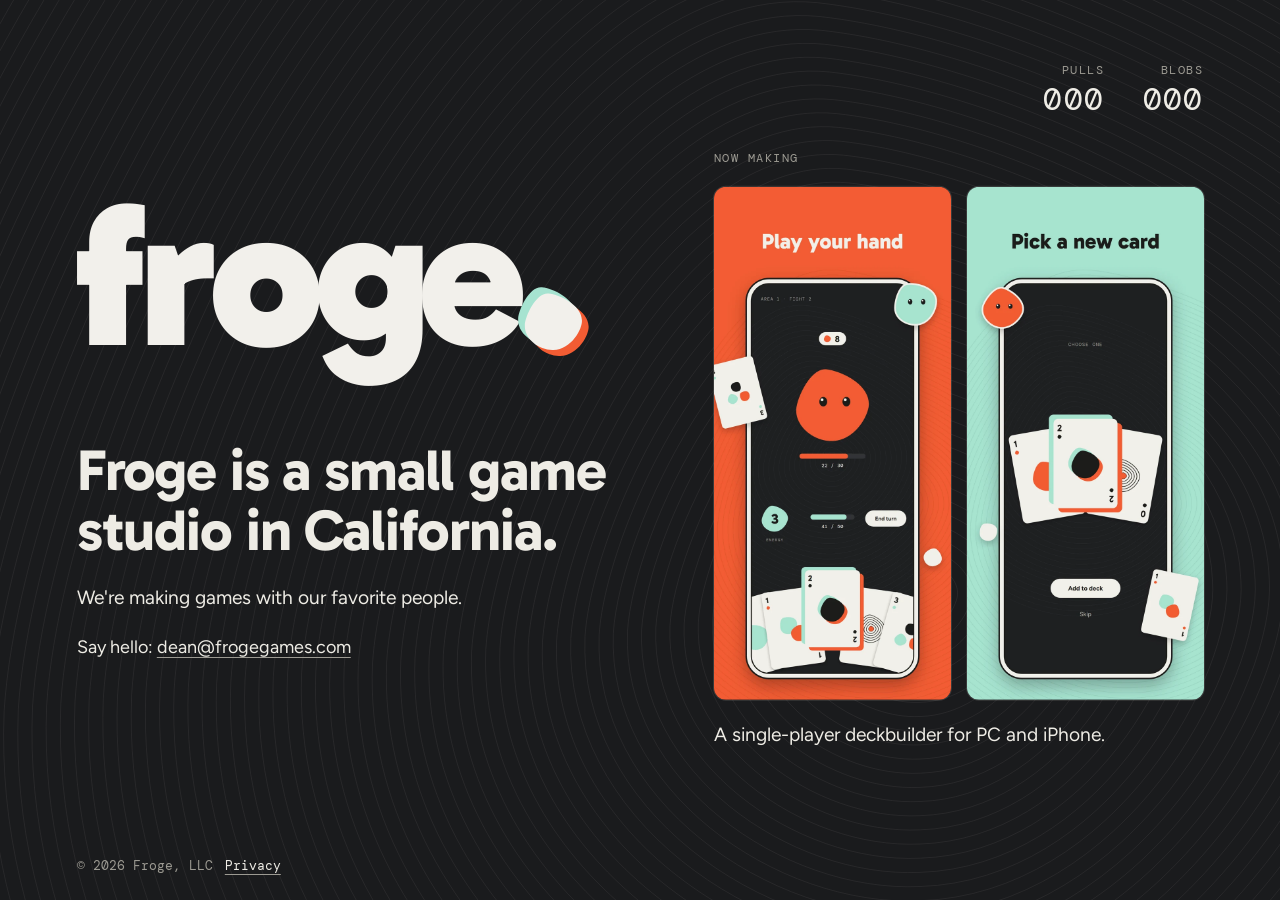
<file: index.html>
<!doctype html>
<html lang="en">
<head>
<meta charset="utf-8">
<meta name="viewport" content="width=device-width, initial-scale=1, viewport-fit=cover">
<title>Froge, LLC | A small game studio in California</title>
<meta name="description" content="Froge, LLC is a small game studio in California. We're making games with our favorite people.">
<link rel="canonical" href="https://frogegames.com/">
<meta name="theme-color" content="#1a1b1d">
<link rel="icon" type="image/svg+xml" href="favicon.svg">
<link rel="preload" href="fonts/gabarito.woff2" as="font" type="font/woff2" crossorigin>
<link rel="stylesheet" href="site.css">
<script type="application/ld+json">
{"@context":"https://schema.org","@type":"Organization","name":"Froge","legalName":"Froge, LLC","url":"https://frogegames.com/","email":"dean@frogegames.com","description":"A small game studio in California."}
</script>
</head>
<body>
<div class="bursts" aria-hidden="true"></div>
<main>
  <div class="logo" role="img" aria-label="Froge"><span class="froge-logo" aria-hidden="true"><span class="strut"></span>frog<span class="e">e</span><span class="dot"><svg class="layer layer-sea" viewBox="0 0 100 100"><path fill="#a6e3d0" transform="translate(-11 -10)" d="M42 4C60 6 96 22 97 48C98 62 80 96 50 97C28 98 2 80 3 56C4 40 22 2 42 4Z"/></svg><svg class="layer layer-orange" viewBox="0 0 100 100"><path fill="#f25c33" transform="translate(11 10)" d="M42 4C60 6 96 22 97 48C98 62 80 96 50 97C28 98 2 80 3 56C4 40 22 2 42 4Z"/></svg><svg class="layer layer-white" viewBox="0 0 100 100"><path fill="currentColor" d="M42 4C60 6 96 22 97 48C98 62 80 96 50 97C28 98 2 80 3 56C4 40 22 2 42 4Z"/></svg><span class="froge-period-hit"></span></span></span></div>
  <div class="intro">
    <h1>Froge is a small game studio in California.</h1>
    <p class="lede">We're making games with our favorite people.</p>
    <p>Say hello: <a href="mailto:dean@frogegames.com">dean@frogegames.com</a></p>
  </div>
  <section class="now" aria-labelledby="now-label">
    <p class="now-label" id="now-label">Now making</p>
    <ul class="shots">
      <li><img src="img/shot-1.webp" width="720" height="1560" alt="Play your hand: a fight screen with a hand of cards."></li>
      <li><img src="img/shot-2.webp" width="720" height="1560" alt="Pick a new card: choose one of three cards to add."></li>
      <li><img src="img/shot-3.webp" width="720" height="1560" alt="Build your deck: a grid of the cards in your deck."></li>
      <li><img src="img/shot-4.webp" width="720" height="1560" alt="A new road every run: a map of stops leading to a boss."></li>
    </ul>
    <p class="now-line">A single-player deckbuilder for PC and iPhone.</p>
  </section>
  <div class="score" aria-hidden="true"><div>Pulls<b id="p" class="sea">000</b></div><div>Blobs<b id="b">000</b></div></div>
  <footer class="site-foot"><span>© 2026 Froge, LLC</span><a href="privacy.html">Privacy</a></footer>
</main>
<script src="froge.js"></script>
<script>(function(){"use strict";
  function pad(n) { return ("00" + n).slice(-3); }
  function flash(el, n) { el.textContent = pad(n); el.classList.add("hit"); setTimeout(function () { el.classList.remove("hit"); }, 420); }
  function onPull(n) { flash(document.getElementById("p"), n); }
  function onBlob(n) { flash(document.getElementById("b"), n); }
  var pulls = 0, blobs = 0, sx = 0, sy = 0, down = false;
  var hit = document.querySelector(".froge-period-hit"), mainEl = document.querySelector("main");
  hit.addEventListener("pointerdown", function (e) { down = true; sx = e.clientX; sy = e.clientY; });
  addEventListener("pointerup", function (e) {
    if (!down) return; down = false;
    if (Math.abs(e.clientX - sx) + Math.abs(e.clientY - sy) > 6) { pulls++; onPull(pulls); }
  });
  mainEl.addEventListener("click", function (e) { if (e.target === mainEl) { blobs++; onBlob(blobs); } });
})();</script>
</body>
</html>
</file>
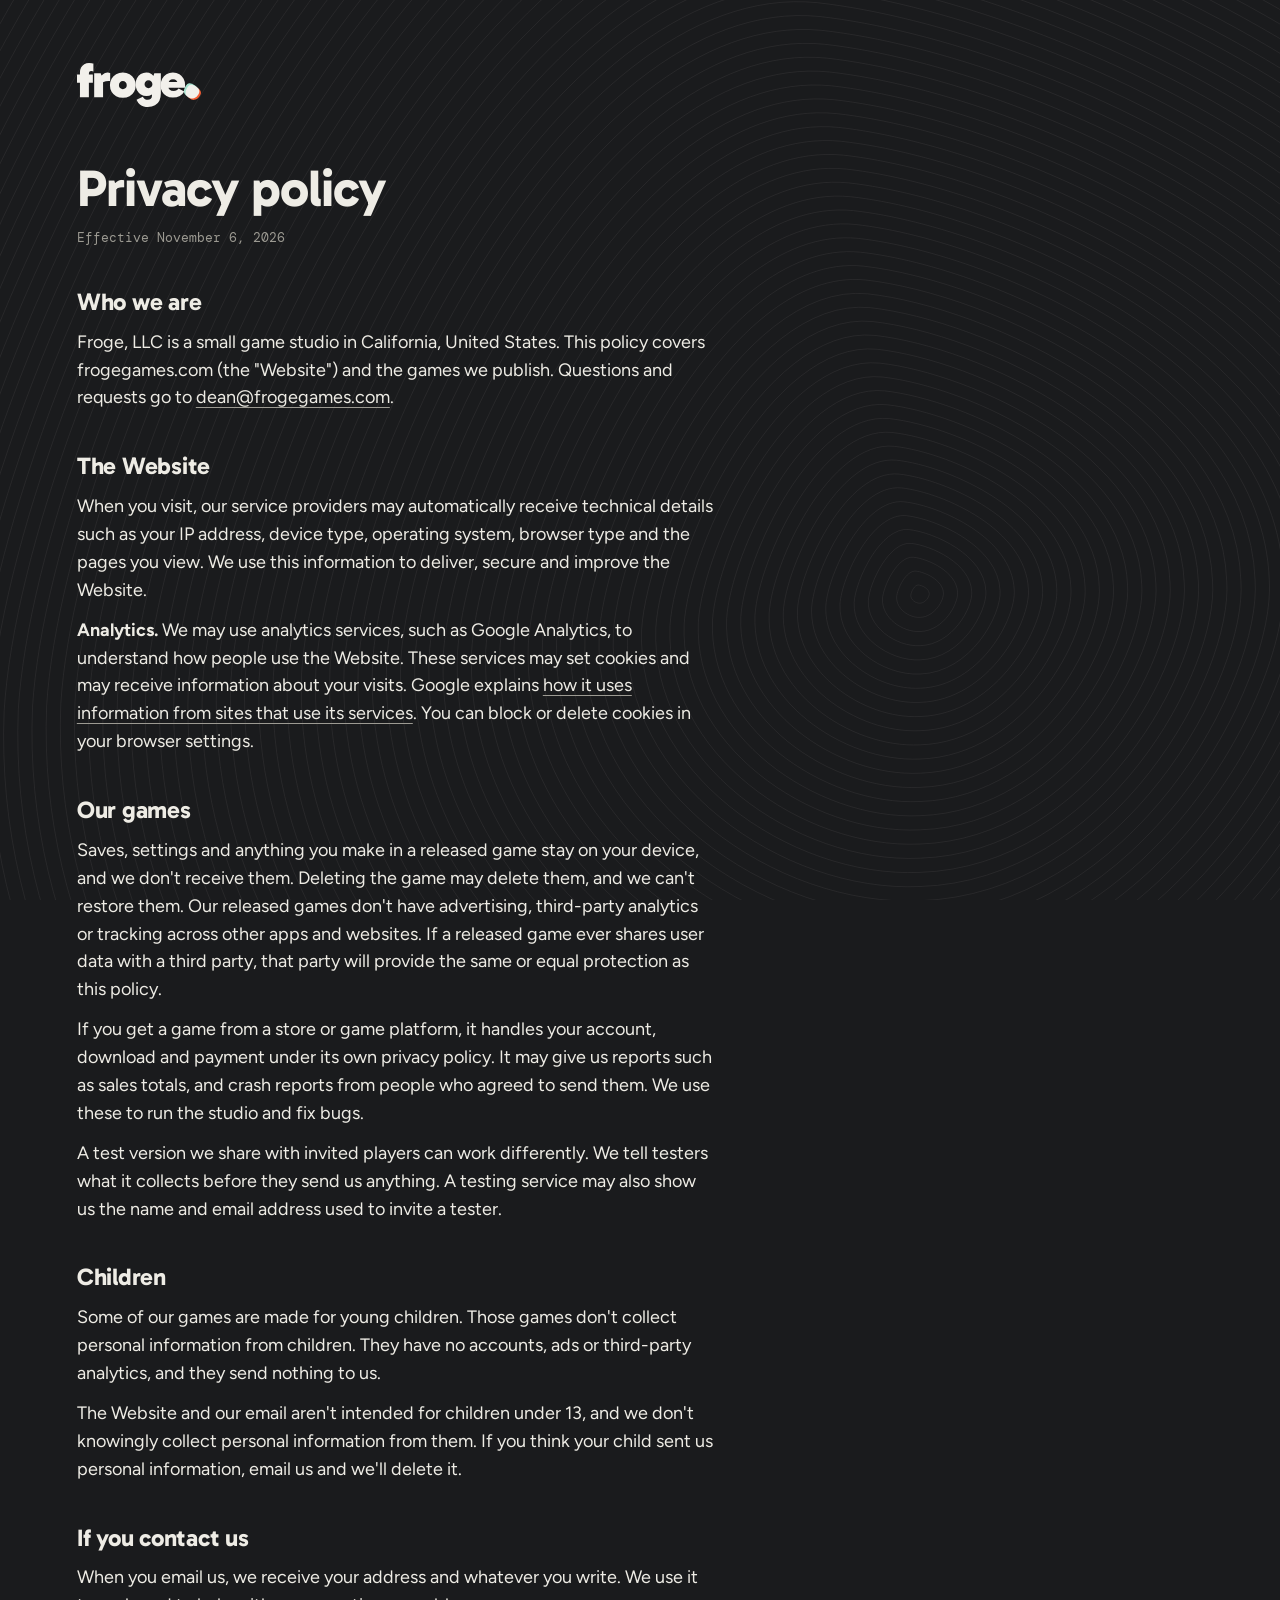
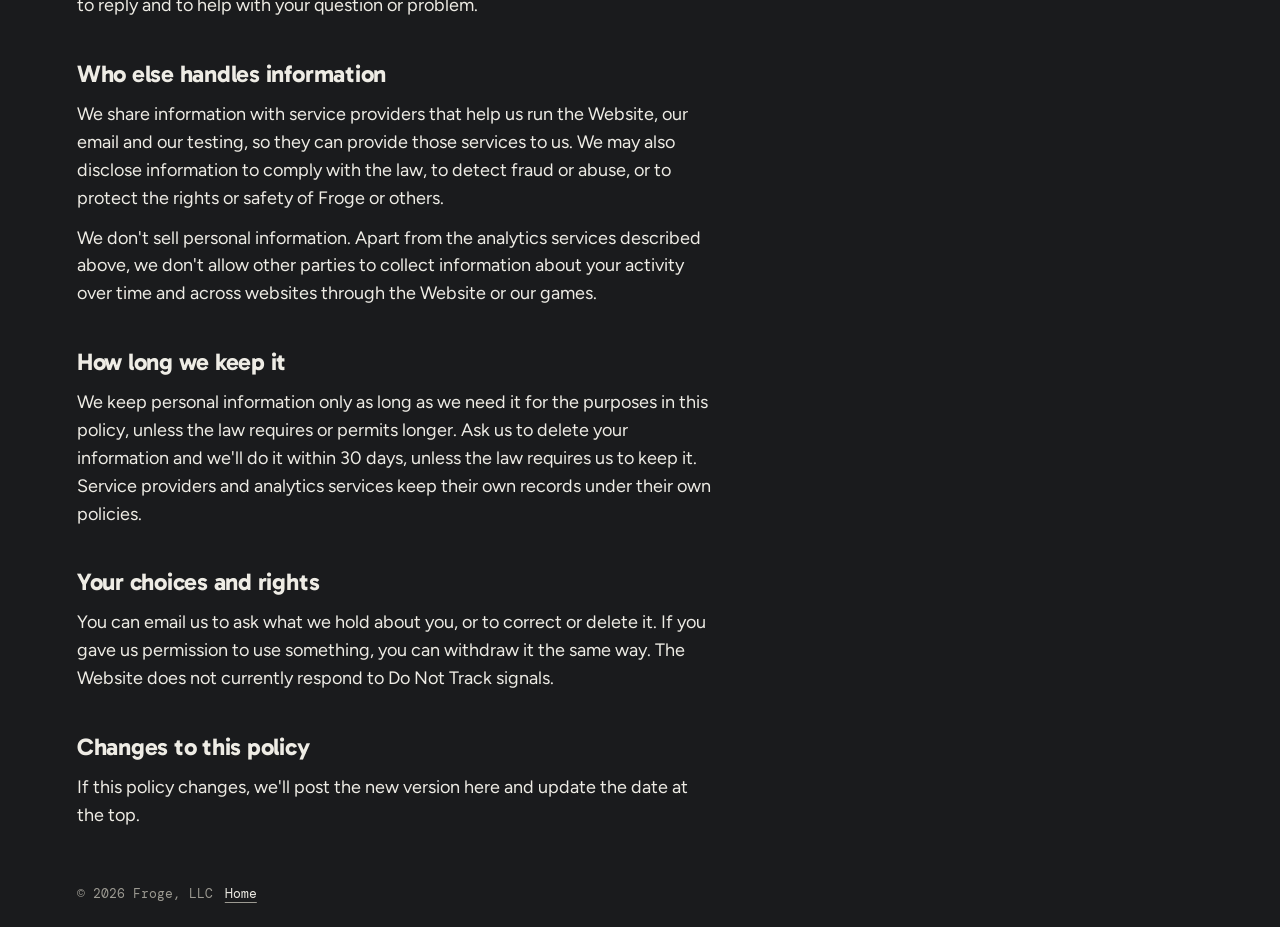
<file: privacy.html>
<!doctype html>
<html lang="en">
<head>
<meta charset="utf-8">
<meta name="viewport" content="width=device-width, initial-scale=1, viewport-fit=cover">
<title>Privacy Policy | Froge, LLC</title>
<meta name="description" content="How Froge, LLC handles information on frogegames.com and in our games.">
<link rel="canonical" href="https://frogegames.com/privacy.html">
<meta name="theme-color" content="#1a1b1d">
<link rel="icon" type="image/svg+xml" href="favicon.svg">
<link rel="stylesheet" href="site.css">
</head>
<body>
<main>
  <a class="brand-link" href="./" aria-label="Froge home"><img src="froge-logo-white.svg" alt="Froge" width="2527" height="901"></a>
  <article class="policy">
    <header class="policy-head">
      <h1>Privacy policy</h1>
      <p class="label">Effective November 6, 2026</p>
    </header>

    <section>
      <h2>Who we are</h2>
      <p>Froge, LLC is a small game studio in California, United States. This policy covers frogegames.com (the "Website") and the games we publish. Questions and requests go to <a href="mailto:dean@frogegames.com">dean@frogegames.com</a>.</p>
    </section>

    <section>
      <h2>The Website</h2>
      <p>When you visit, our service providers may automatically receive technical details such as your IP address, device type, operating system, browser type and the pages you view. We use this information to deliver, secure and improve the Website.</p>
      <p><strong>Analytics.</strong> We may use analytics services, such as Google Analytics, to understand how people use the Website. These services may set cookies and may receive information about your visits. Google explains <a href="https://policies.google.com/technologies/partner-sites">how it uses information from sites that use its services</a>. You can block or delete cookies in your browser settings.</p>
    </section>

    <section>
      <h2>Our games</h2>
      <p>Saves, settings and anything you make in a released game stay on your device, and we don't receive them. Deleting the game may delete them, and we can't restore them. Our released games don't have advertising, third-party analytics or tracking across other apps and websites. If a released game ever shares user data with a third party, that party will provide the same or equal protection as this policy.</p>
      <p>If you get a game from a store or game platform, it handles your account, download and payment under its own privacy policy. It may give us reports such as sales totals, and crash reports from people who agreed to send them. We use these to run the studio and fix bugs.</p>
      <p>A test version we share with invited players can work differently. We tell testers what it collects before they send us anything. A testing service may also show us the name and email address used to invite a tester.</p>
    </section>

    <section>
      <h2>Children</h2>
      <p>Some of our games are made for young children. Those games don't collect personal information from children. They have no accounts, ads or third-party analytics, and they send nothing to us.</p>
      <p>The Website and our email aren't intended for children under 13, and we don't knowingly collect personal information from them. If you think your child sent us personal information, email us and we'll delete it.</p>
    </section>

    <section>
      <h2>If you contact us</h2>
      <p>When you email us, we receive your address and whatever you write. We use it to reply and to help with your question or problem.</p>
    </section>

    <section>
      <h2>Who else handles information</h2>
      <p>We share information with service providers that help us run the Website, our email and our testing, so they can provide those services to us. We may also disclose information to comply with the law, to detect fraud or abuse, or to protect the rights or safety of Froge or others.</p>
      <p>We don't sell personal information. Apart from the analytics services described above, we don't allow other parties to collect information about your activity over time and across websites through the Website or our games.</p>
    </section>

    <section>
      <h2>How long we keep it</h2>
      <p>We keep personal information only as long as we need it for the purposes in this policy, unless the law requires or permits longer. Ask us to delete your information and we'll do it within 30 days, unless the law requires us to keep it. Service providers and analytics services keep their own records under their own policies.</p>
    </section>

    <section>
      <h2>Your choices and rights</h2>
      <p>You can email us to ask what we hold about you, or to correct or delete it. If you gave us permission to use something, you can withdraw it the same way. The Website does not currently respond to Do Not Track signals.</p>    </section>

    <section>
      <h2>Changes to this policy</h2>
      <p>If this policy changes, we'll post the new version here and update the date at the top.</p>
    </section>
  </article>
  <footer class="site-foot"><span>© 2026 Froge, LLC</span><a href="./">Home</a></footer>
</main>
</body>
</html>
</file>
<file: site.css>
/* Froge site styles. Type roles follow the 2026 Brand Kit (page 19):
   Gabarito Black for the logo only, Gabarito Bold for headers,
   Figtree Regular and Bold for body text, DM Mono for labels. */
@font-face { font-family: "Gabarito"; src: url("fonts/gabarito.woff2") format("woff2"); font-weight: 400 900; font-display: block; }
@font-face { font-family: "Figtree"; src: url("fonts/figtree.woff2") format("woff2"); font-weight: 300 900; font-display: swap; }
@font-face { font-family: "DM Mono"; src: url("fonts/dm-mono-400.woff2") format("woff2"); font-weight: 400; font-display: swap; }
@font-face { font-family: "DM Mono"; src: url("fonts/dm-mono-500.woff2") format("woff2"); font-weight: 500; font-display: swap; }

:root {
  --paper: #1a1b1d;
  --ink: #EEECE5;
  --soft: #9C9A92;
  --rule: #33322E;
  --display: "Gabarito", system-ui, sans-serif;
  --body: "Figtree", system-ui, -apple-system, "Segoe UI", sans-serif;
  --mono: "DM Mono", ui-monospace, Menlo, Consolas, monospace;
  --pb: clamp(28px, 7vh, 72px);
  --pi: clamp(24px, 6vw, 88px);
  color-scheme: dark;
}
* { box-sizing: border-box; }
html, body { margin: 0; }
body {
  background-color: var(--paper);
  color: var(--ink);
  font: 400 18px/1.55 var(--body);
  -webkit-font-smoothing: antialiased;
}
/* Brand Kit "fingerprint rings" texture. Fixed so long pages scroll over it. */
body::before {
  content: "";
  position: fixed;
  inset: 0;
  z-index: -1;
  pointer-events: none;
  background: url("fingerprint.svg") 72% 66% / cover no-repeat;
}
p, h1, h2, ul { margin: 0; }
h1, h2 { font-family: var(--display); font-weight: 700; text-wrap: balance; }
strong { font-weight: 700; }
a {
  color: inherit;
  text-decoration: underline;
  text-decoration-thickness: 1px;
  text-underline-offset: 4px;
  text-decoration-color: var(--soft);
  transition: text-decoration-color .2s;
}
a:hover, a:focus-visible { text-decoration-color: currentColor; }
a:focus-visible { outline: 2px solid currentColor; outline-offset: 4px; border-radius: 2px; }

/* Shared page frame */
main {
  position: relative;
  z-index: 1;
  min-height: 100vh;
  min-height: 100svh;
  display: flex;
  flex-direction: column;
  gap: clamp(32px, 6vh, 56px);
  padding: max(var(--pb), env(safe-area-inset-top)) max(var(--pi), env(safe-area-inset-right)) max(24px, env(safe-area-inset-bottom)) max(var(--pi), env(safe-area-inset-left));
}
.site-foot {
  margin-top: auto;
  font: 400 13px/1.5 var(--mono);
  color: var(--soft);
  display: flex;
  flex-wrap: wrap;
  gap: 4px 12px;
  width: fit-content;
}
.site-foot a { color: var(--ink); }

/* Home: the wordmark. Live text so the period can be its own draggable element.
   Box matches the baked SVG (viewBox 15 -699 2527.12 901, 1000 units per em). */
.logo {
  --lw: clamp(190px, 36vw, 400px);
  width: var(--lw);
  max-width: 100%;
  aspect-ratio: 2527.12 / 901;
  position: relative;
  display: block;
  flex: none;
  font-size: calc(var(--lw) * 0.395707);
  --logo: #f2f0eb;
}
.froge-logo {
  position: absolute;
  top: 0;
  left: -.015em;
  font-family: "Gabarito", sans-serif;
  font-weight: 900;
  line-height: 0;
  letter-spacing: -.035em;
  font-kerning: none;
  font-feature-settings: "kern" 0, "liga" 0;
  color: var(--logo);
  white-space: nowrap;
  -webkit-user-select: none;
  user-select: none;
}
/* zero-width strut puts the baseline .699em below the top, independent of font metrics */
.froge-logo .strut { display: inline-block; width: 0; height: .699em; }
.froge-logo .e { margin-left: -.027em; }
.froge-logo .dot {
  display: inline-block;
  position: relative;
  width: .3em;
  height: .3em;
  margin-left: .02em;
  vertical-align: -.035em;
}
.froge-logo .layer {
  position: absolute;
  inset: 0;
  width: 100%;
  height: 100%;
  overflow: visible;
  pointer-events: none;
  will-change: transform;
}
.froge-period-hit {
  position: absolute;
  inset: -24px;
  z-index: 20;
  cursor: grab;
  touch-action: none;
  -webkit-touch-callout: none;
  -webkit-tap-highlight-color: transparent;
}
.froge-period-hit.is-dragging { cursor: grabbing; }
.bursts {
  position: fixed;
  inset: 0;
  z-index: 0;
  overflow: hidden;
  pointer-events: none;
}
.burst {
  position: absolute;
  left: 0;
  top: 0;
  overflow: visible;
  will-change: transform, opacity;
}

/* Desktop: a bigger wordmark, with the whole block centered in the screen height. */
@media (min-width: 900px) {
  .logo { --lw: clamp(420px, min(40vw, 68vh), 640px); margin-top: auto; }
}

/* Home: what Froge is */
.intro {
  display: flex;
  flex-direction: column;
  gap: 22px;
  max-width: 38rem;
}
.intro h1 {
  font-size: clamp(34px, 5.2vw, 58px);
  line-height: 1.04;
  letter-spacing: -.02em;
}
.lede { max-width: 34rem; font-size: clamp(18px, 1.5vw, 20px); }
/* Privacy page */
.brand-link { display: block; width: 124px; flex: none; }
.brand-link img { display: block; width: 100%; height: auto; }
.policy {
  display: flex;
  flex-direction: column;
  gap: 40px;
  max-width: 40rem;
}
.policy-head { display: flex; flex-direction: column; gap: 12px; }
.policy-head h1 { font-size: clamp(34px, 5vw, 52px); line-height: 1.06; letter-spacing: -.02em; }
.label { font: 400 13px/1.5 var(--mono); color: var(--soft); }
.policy section { display: flex; flex-direction: column; gap: 12px; }
.policy h2 { font-size: 24px; line-height: 1.2; letter-spacing: -.01em; }
.policy ul { padding-left: 1.2em; display: flex; flex-direction: column; gap: 8px; }

/* Home: the arcade score. Counts for this visit only; nothing is saved. */
.score{position:absolute;right:max(var(--pi),env(safe-area-inset-right));top:max(var(--pb),env(safe-area-inset-top));display:flex;gap:clamp(20px,3vw,44px);font:400 12px/1.3 "DM Mono",monospace;letter-spacing:.12em;text-transform:uppercase;color:var(--soft);pointer-events:none;text-align:right}
.score b{display:block;margin-top:6px;font:400 clamp(24px,2.4vw,34px)/1 "DM Mono",monospace;letter-spacing:.04em;color:var(--ink);font-variant-numeric:tabular-nums}
.score b.hit{color:#f25c33}.score .sea.hit{color:#a6e3d0}
/* Phones and small tablets: the logo sits lower, near the middle, and gives the space back on short screens. */
@media (max-width:899px){.logo{margin-top:clamp(0px,calc(100svh - 500px),34svh)}}

/* Home: what we're making. App Store style screens: a swipeable row on smaller screens,
   big screens beside the intro on wide screens (below). */
.now { display: flex; flex-direction: column; gap: 18px; min-width: 0; }
.now-label { font: 400 12px/1.3 var(--mono); letter-spacing: .12em; text-transform: uppercase; color: var(--soft); }
.now-line { font-size: clamp(18px, 1.5vw, 20px); }
.shots {
  list-style: none;
  margin: 0 calc(-1 * var(--pi));
  padding: 0 var(--pi) 6px;
  display: grid;
  grid-auto-flow: column;
  grid-auto-columns: clamp(170px, 46vw, 230px);
  gap: 14px;
  overflow-x: auto;
  scroll-snap-type: x mandatory;
  scroll-padding: 0 var(--pi);
  scrollbar-width: none;
}
.shots::-webkit-scrollbar { display: none; }
.shots li { scroll-snap-align: start; }
.shots img { display: block; width: 100%; height: auto; border-radius: 16px; box-shadow: 0 0 0 1px rgba(242, 240, 235, .14); }
/* Wide screens: the screens sit right of the intro, sized by screen height so they read as
   real phone screens, not thumbnails. 4, 3 or 2 show, whatever fits at that size. */
@media (min-width: 1280px) {
  .now {
    position: absolute;
    top: 50%;
    transform: translateY(-50%);
    left: calc(var(--pi) + max(clamp(420px, min(40vw, 68vh), 640px), 560px) + 6vw);
    right: max(var(--pi), env(safe-area-inset-right));
    gap: 20px;
    container-type: inline-size;
  }
  .now > * {
    --n: 4;
    --gap: 16px;
    --w: min((100cqw - (var(--n) - 1) * var(--gap)) / var(--n), min(58vh, 100vh - 2 * var(--pb) - 240px, 700px) * .4615);
    width: calc(var(--n) * var(--w) + (var(--n) - 1) * var(--gap));
    margin-left: auto;
  }
  .shots { margin: 0 0 0 auto; padding: 0; grid-auto-flow: row; grid-template-columns: repeat(var(--n), 1fr); gap: var(--gap); overflow: visible; }
  .shots img { border-radius: 12px; }
}
@container (max-width: 847px) { .now > * { --n: 3; } .shots li:nth-child(n+4) { display: none; } }
@container (max-width: 569px) { .now > * { --n: 2; } .shots li:nth-child(n+3) { display: none; } }
</file>
